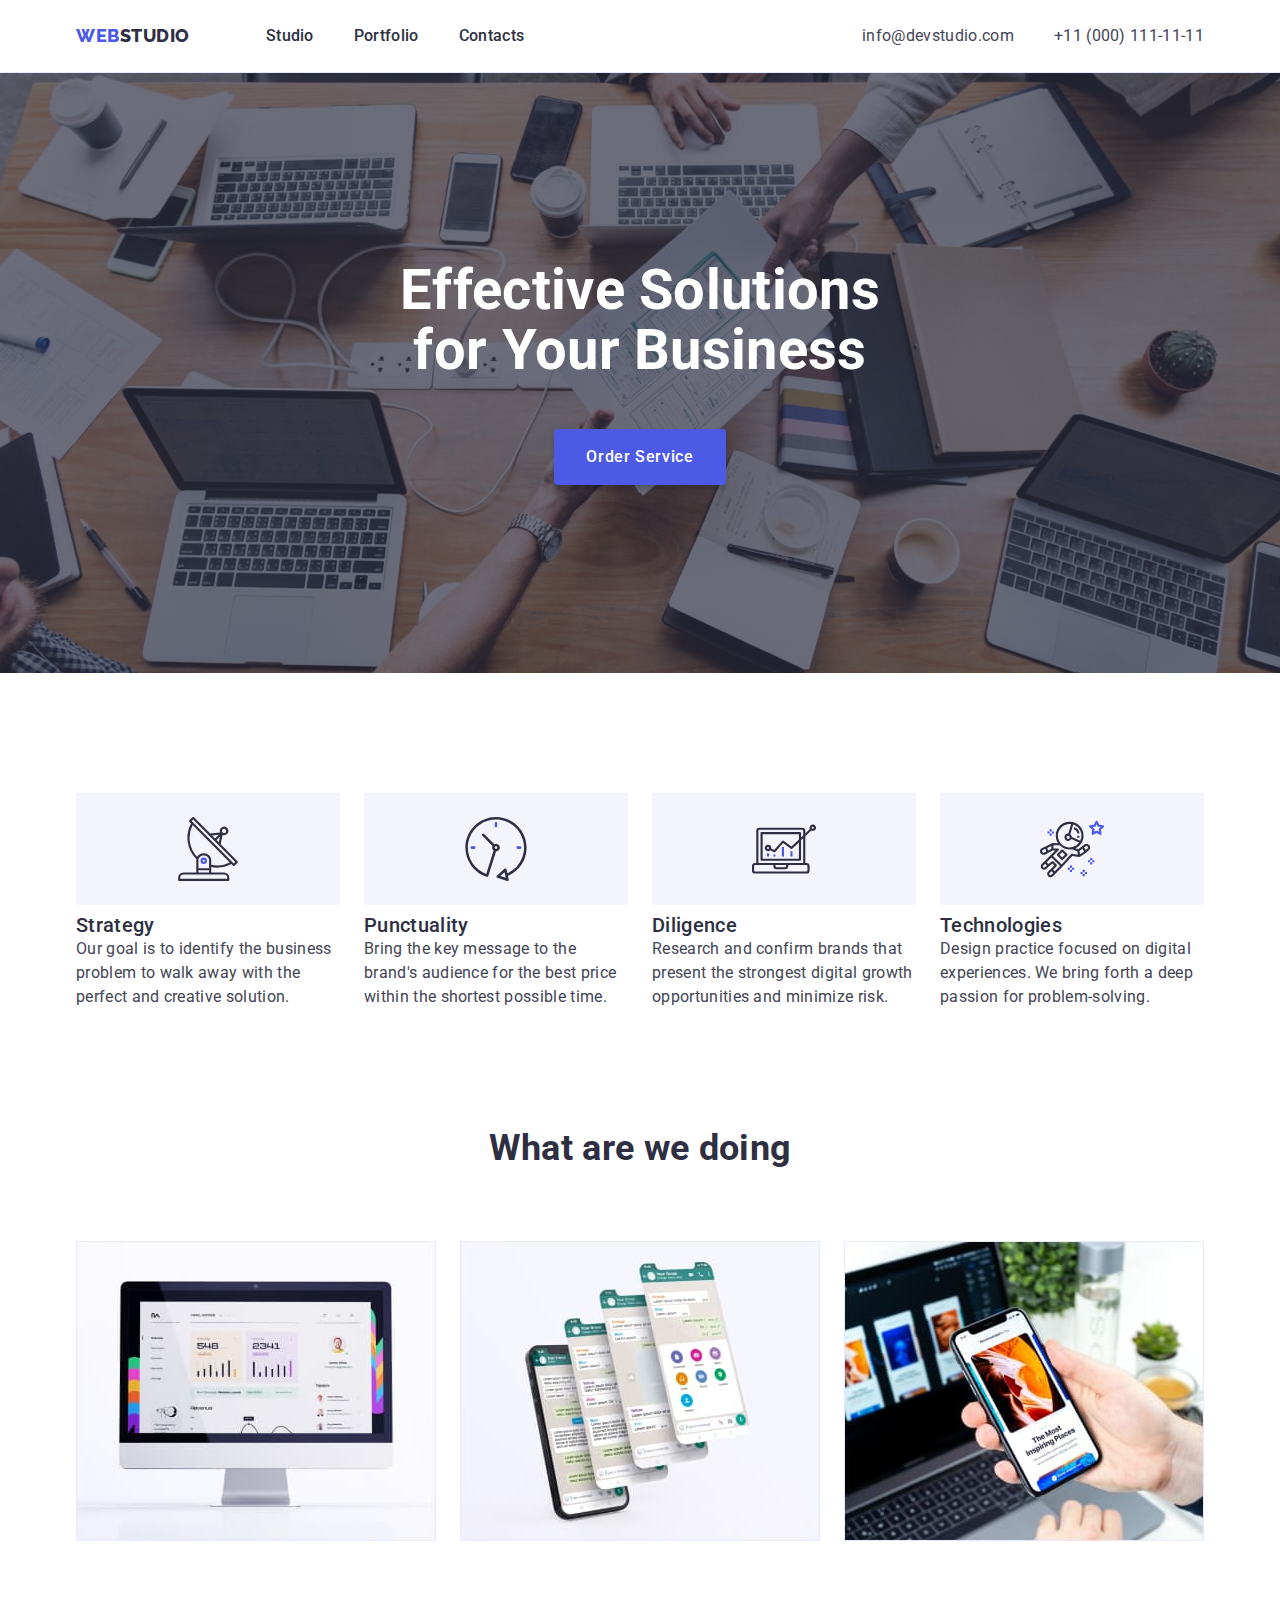
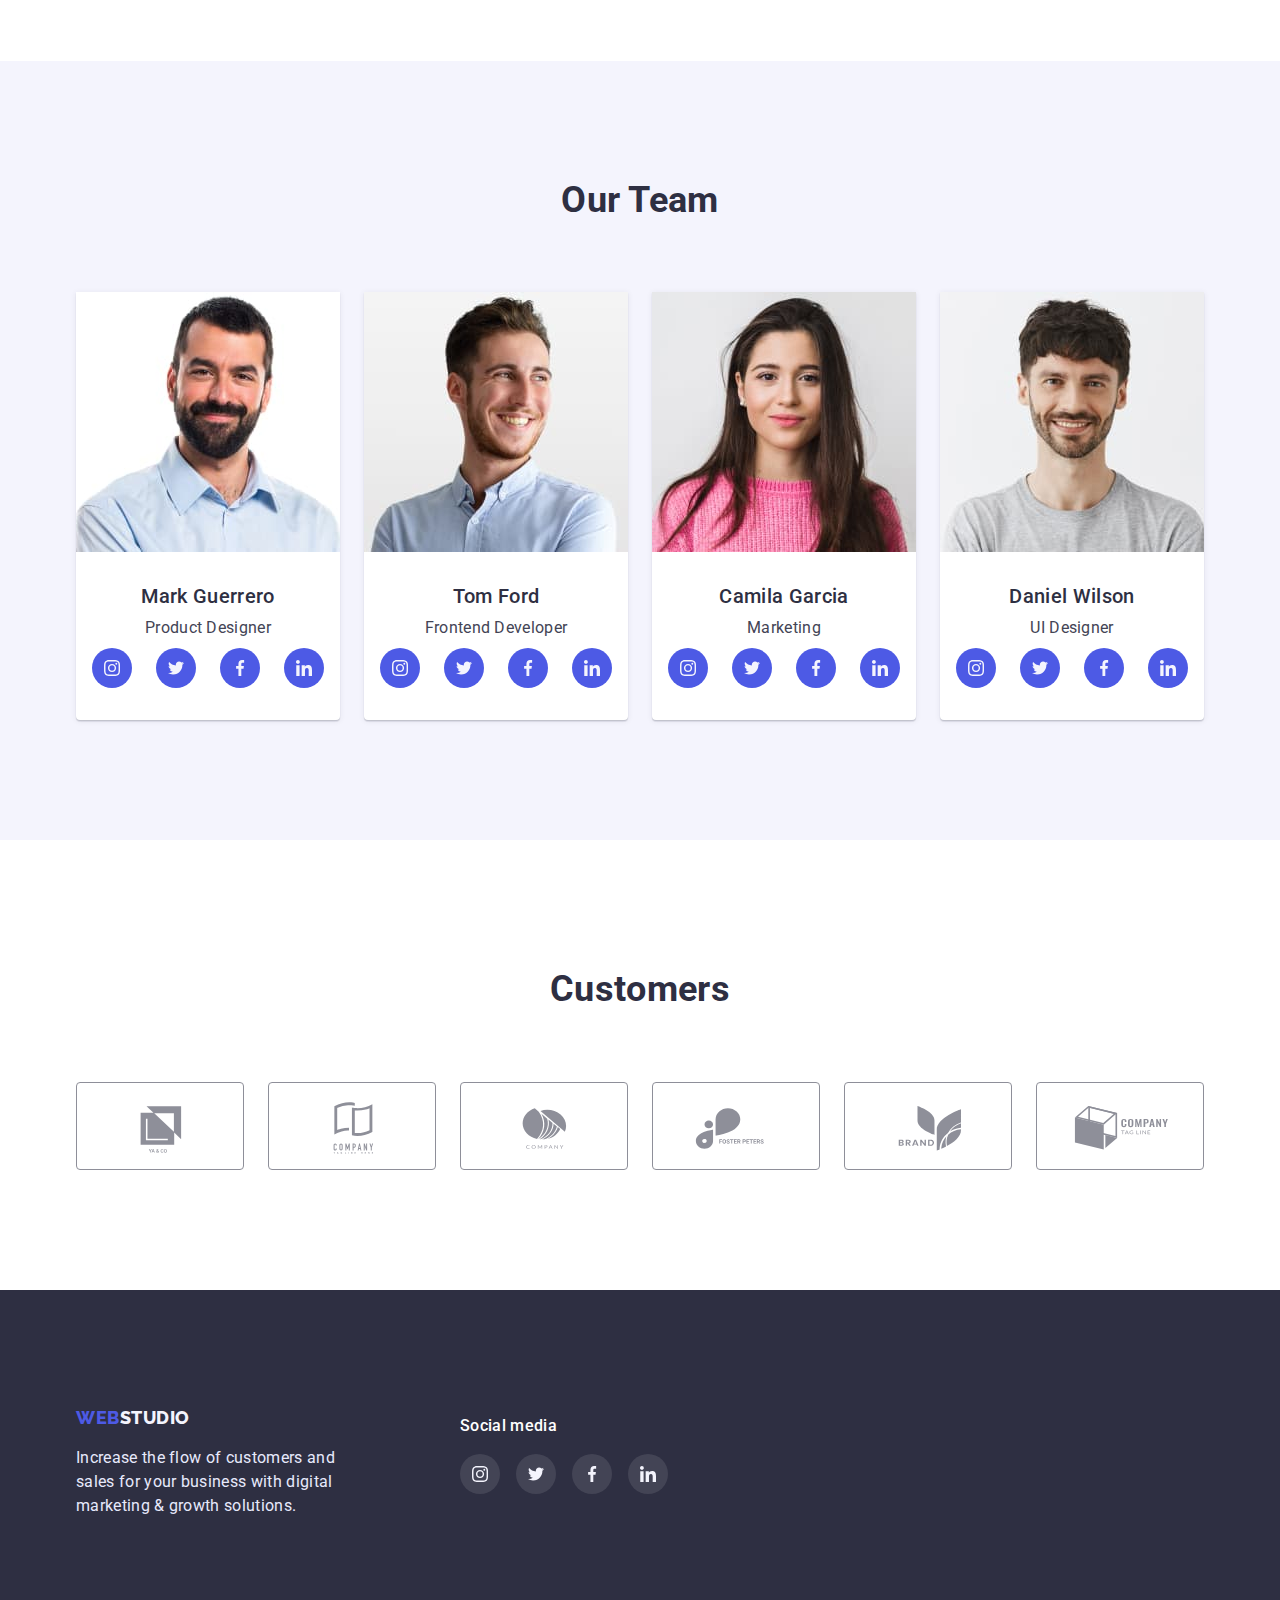
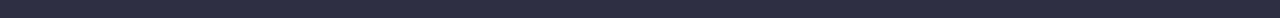
<file: index.html>
<!DOCTYPE html>
<html lang="en">
  <head>
    <meta charset="UTF-8" content="width=device-width, initial-scale=1.0"/>
    <title>Web Studio</title>
    <link rel="stylesheet" href="https://cdnjs.cloudflare.com/ajax/libs/modern-normalize/1.0.0/modern-normalize.min.css" />
    <link rel="preconnect" href="https://fonts.googleapis.com" />
    <link rel="preconnect" href="https://fonts.gstatic.com" crossorigin />
    <link
      href="https://fonts.googleapis.com/css2?family=Raleway:wght@800&family=Roboto:wght@400;500;700;900&display=swap"
      rel="stylesheet"
    />
    <link rel="stylesheet" href="./css/styles.css" />
  </head>
  <body>
    <header class="section page-header">
      <div class="container flex-header">
      <a href="index.html" class="logo">WEB<span class="header-logo">STUDIO</a>
      <nav class="main-nav">
        <ul class="nav-menu list">
          <li class="list-item">
            <a class="nav-link" href="index.html">Studio</a>
          </li>
          <li class="list-item">
            <a class="nav-link" href="portfolio.html">Portfolio</a>
          </li>
          <li class="list-item"><a class="nav-link" href="">Contacts</a></li>
        </ul>
      </nav>
      <ul class="contacts list">
        <li class="list-item">
          <a class="contact-link link" href="mailto:info@devstudio.com"
            >info@devstudio.com</a
          >
        </li>
        <li class="list-item">
          <a class="contact-link link" href="tel:+110001111111">+11 (000) 111-11-11</a>
        </li>
      </ul>
    </div>
    </header>
    <main>
      <section class="section hero">
        <div class="container hero-main">
        <h1 class="hero-title">Effective Solutions for Your Business</h1>
        <button type="button" class="hero-button button">Order Service</button>
      </div>
      </section>
      <section class="section key-values">
        <div class="container">
        <h2 class="visually-hidden">Our Key Values</h2>
        <ul class="list flex-values">
          <li class="values-item">
            <div class="values-thumb">
              <svg class="icon">
                <use href="./images/icons.svg#icon-antenna"></use>
              </svg>
            </div>
            <h3 class="title">Strategy</h3>
            <p>
              Our goal is to identify the business problem to walk away with the
              perfect and creative solution.
            </p>
          </li>
          <li class="values-item">
            <div class="values-thumb">
              <svg class="icon">
                <use href="./images/icons.svg#icon-clock"></use>
              </svg>
            </div>
            <h3 class="title">Punctuality</h3>
            <p>
              Bring the key message to the brand's audience for the best price
              within the shortest possible time.
            </p>
          </li>
          <li class="values-item">
            <div class="values-thumb">
              <svg class="icon">
                <use href="./images/icons.svg#icon-diagram"></use>
              </svg>
            </div>
            <h3 class="title">Diligence</h3>
            <p>
              Research and confirm brands that present the strongest digital
              growth opportunities and minimize risk.
            </p>
          </li>
          <li class="values-item">
            <div class="values-thumb">
              <svg class="icon">
                <use href="./images/icons.svg#icon-astronaut"></use>
              </svg>
            </div>
            <h3 class="title">Technologies</h3>
            <p>
              Design practice focused on digital experiences. We bring forth a
              deep passion for problem-solving.
            </p>
          </li>
        </ul>
      </div>
      </section>
      <section class="section activity">
        <div class="container">
        <h2 class="section-title">What are we doing</h2>
        <ul class="list flex-activity">
          <li class="activity-item">
            <img class="image-block" src="images/img1.jpg" alt="Desktop application" width="360" />
          </li>
          <li class="activity-item">
            <img class="image-block" src="images/img2.jpg" alt="Mobile application" width="360" />
          </li>
          <li class="activity-item">
            <img class="image-block"
              src="images/img3.jpg"
              alt="Smartphone and laptop"
              width="360"
            />
          </li>
        </ul>
      </div>
      </section>
      <section class="section our-team">
        <div class="container">
        <h2 class="section-title">Our Team</h2>
        <ul class="list flex-team">
          <li class="team-item">
            <img class="image-block" src="images/img4.jpg" alt="Mark Guerrero" width="264" />
            <h3 class="title team-member">Mark Guerrero</h3>
            <p class="member-description">Product Designer</p>
            <ul class="social-links list">
              <li>
                <a href="" class="social-link" aria-label="Instagram">
                  <svg class="social-icon">
                    <use href="./images/icons.svg#icon-instagram"></use>
                  </svg>
                  </a>
              </li>
              <li><a href="" class="social-link" aria-label="Twitter">
                <svg class="social-icon">
                  <use href="./images/icons.svg#icon-twitter"></use>
                </svg>
                </a></li>
              <li><a href="" class="social-link" aria-label="Facebook">
                <svg class="social-icon">
                  <use href="./images/icons.svg#icon-facebook"></use>
                </svg>
                </a></li>
              <li"><a href="" class="social-link" aria-label="Linkedin">
                <svg class="social-icon">
                  <use href="./images/icons.svg#icon-linkedin"></use>
                </svg>
                </a></li>
            </ul>
          </li>
          <li class="team-item">
            <img class="image-block" src="images/img5.jpg" alt="Tom Ford" width="264" />
            <h3 class="title team-member">Tom Ford</h3>
            <p class="member-description">Frontend Developer</p>
            <ul class="social-links list">
              <li>
                <a href="" class="social-link" aria-label="Instagram">
                  <svg class="social-icon">
                    <use href="./images/icons.svg#icon-instagram"></use>
                  </svg>
                  </a>
              </li>
              <li><a href="" class="social-link" aria-label="Twitter">
                <svg class="social-icon">
                  <use href="./images/icons.svg#icon-twitter"></use>
                </svg>
                </a></li>
              <li><a href="" class="social-link" aria-label="Facebook">
                <svg class="social-icon">
                  <use href="./images/icons.svg#icon-facebook"></use>
                </svg>
                </a></li>
              <li"><a href="" class="social-link" aria-label="Linkedin">
                <svg class="social-icon">
                  <use href="./images/icons.svg#icon-linkedin"></use>
                </svg>
                </a></li>
            </ul>
          </li>
          <li class="team-item">
            <img class="image-block" src="images/img6.jpg" alt="Camila Garcia" width="264" />
            <h3 class="title team-member">Camila Garcia</h3>
            <p class="member-description">Marketing</p>
            <ul class="social-links list">
              <li>
                <a href="" class="social-link" aria-label="Instagram">
                  <svg class="social-icon">
                    <use href="./images/icons.svg#icon-instagram"></use>
                  </svg>
                  </a>
              </li>
              <li><a href="" class="social-link" aria-label="Twitter">
                <svg class="social-icon">
                  <use href="./images/icons.svg#icon-twitter"></use>
                </svg>
                </a></li>
              <li><a href="" class="social-link" aria-label="Facebook">
                <svg class="social-icon">
                  <use href="./images/icons.svg#icon-facebook"></use>
                </svg>
                </a></li>
              <li"><a href="" class="social-link" aria-label="Linkedin">
                <svg class="social-icon">
                  <use href="./images/icons.svg#icon-linkedin"></use>
                </svg>
                </a></li>
            </ul>
          </li>
          <li class="team-item">
            <img class="image-block" src="images/img7.jpg" alt="Daniel Wilson" width="264" />
            <h3 class="title team-member">Daniel Wilson</h3>
            <p class="member-description">UI Designer</p>
            <ul class="social-links list">
              <li>
                <a href="" class="social-link" aria-label="Instagram">
                  <svg class="social-icon">
                    <use href="./images/icons.svg#icon-instagram"></use>
                  </svg>
                  </a>
              </li>
              <li><a href="" class="social-link" aria-label="Twitter">
                <svg class="social-icon">
                  <use href="./images/icons.svg#icon-twitter"></use>
                </svg>
                </a></li>
              <li><a href="" class="social-link" aria-label="Facebook">
                <svg class="social-icon">
                  <use href="./images/icons.svg#icon-facebook"></use>
                </svg>
                </a></li>
              <li"><a href="" class="social-link" aria-label="Linkedin">
                <svg class="social-icon">
                  <use href="./images/icons.svg#icon-linkedin"></use>
                </svg>
                </a></li>
            </ul>
          </li>
        </ul>
      </div>
      </section>
      <section class="section customers">
        <div class="container">
          <h2 class="section-title">Customers</h2>
          <ul class="flex-customers list">
            <li>
              <a class="link customers-link" href="">
                <svg class="customers-icon">
                  <use href="./images/icons.svg#icon-client-1"></use>
                </svg>
              </a>
            </li>
            <li><a class="link customers-link" href="">
              <svg class="customers-icon">
                <use href="./images/icons.svg#icon-client-2"></use>
              </svg>
            </a></li>
            <li><a class="link customers-link" href="">
              <svg class="customers-icon">
                <use href="./images/icons.svg#icon-client-3"></use>
              </svg>
            </a></li>
            <li><a class="link customers-link" href="">
              <svg class="customers-icon">
                <use href="./images/icons.svg#icon-client-4"></use>
              </svg>
            </a></li>
            <li><a class="link customers-link" href="">
              <svg class="customers-icon">
                <use href="./images/icons.svg#icon-client-5"></use>
              </svg>
            </a></li>
            <li><a class="link customers-link" href="">
              <svg class="customers-icon">
                <use href="./images/icons.svg#icon-client-6"></use>
              </svg>
            </a></li>
          </ul>
        </div>
      </section>
    </main>
    <footer class="section footer-section">
      <div class="container flex-footer">
 <div class="footer-text">
       <a href="index.html" class="logo"
        >WEB<span class="footer-logo">STUDIO</span></a
      >
      <p class="footer-text">
        Increase the flow of customers and sales for your business with digital
        marketing & growth solutions.
      </p>
 </div>
 <div class="footer-social">
  <h4 class="footer-title">Social media</h4>
  <ul class="footer-links list">
              <li>
                <a href="" class="footer-link" aria-label="Instagram">
                  <svg class="footer-icon">
                    <use href="./images/icons.svg#icon-instagram"></use>
                  </svg>
                  </a>
              </li>
              <li><a href="" class="footer-link" aria-label="Twitter">
                <svg class="footer-icon">
                  <use href="./images/icons.svg#icon-twitter"></use>
                </svg>
                </a></li>
              <li><a href="" class="footer-link" aria-label="Facebook">
                <svg class="footer-icon">
                  <use href="./images/icons.svg#icon-facebook"></use>
                </svg>
                </a></li>
              <li"><a href="" class="footer-link" aria-label="Linkedin">
                <svg class="footer-icon">
                  <use href="./images/icons.svg#icon-linkedin"></use>
                </svg>
                </a></li>
            </ul>
 </div>
    </div>
    </footer>
  </body>
</html>
</file>
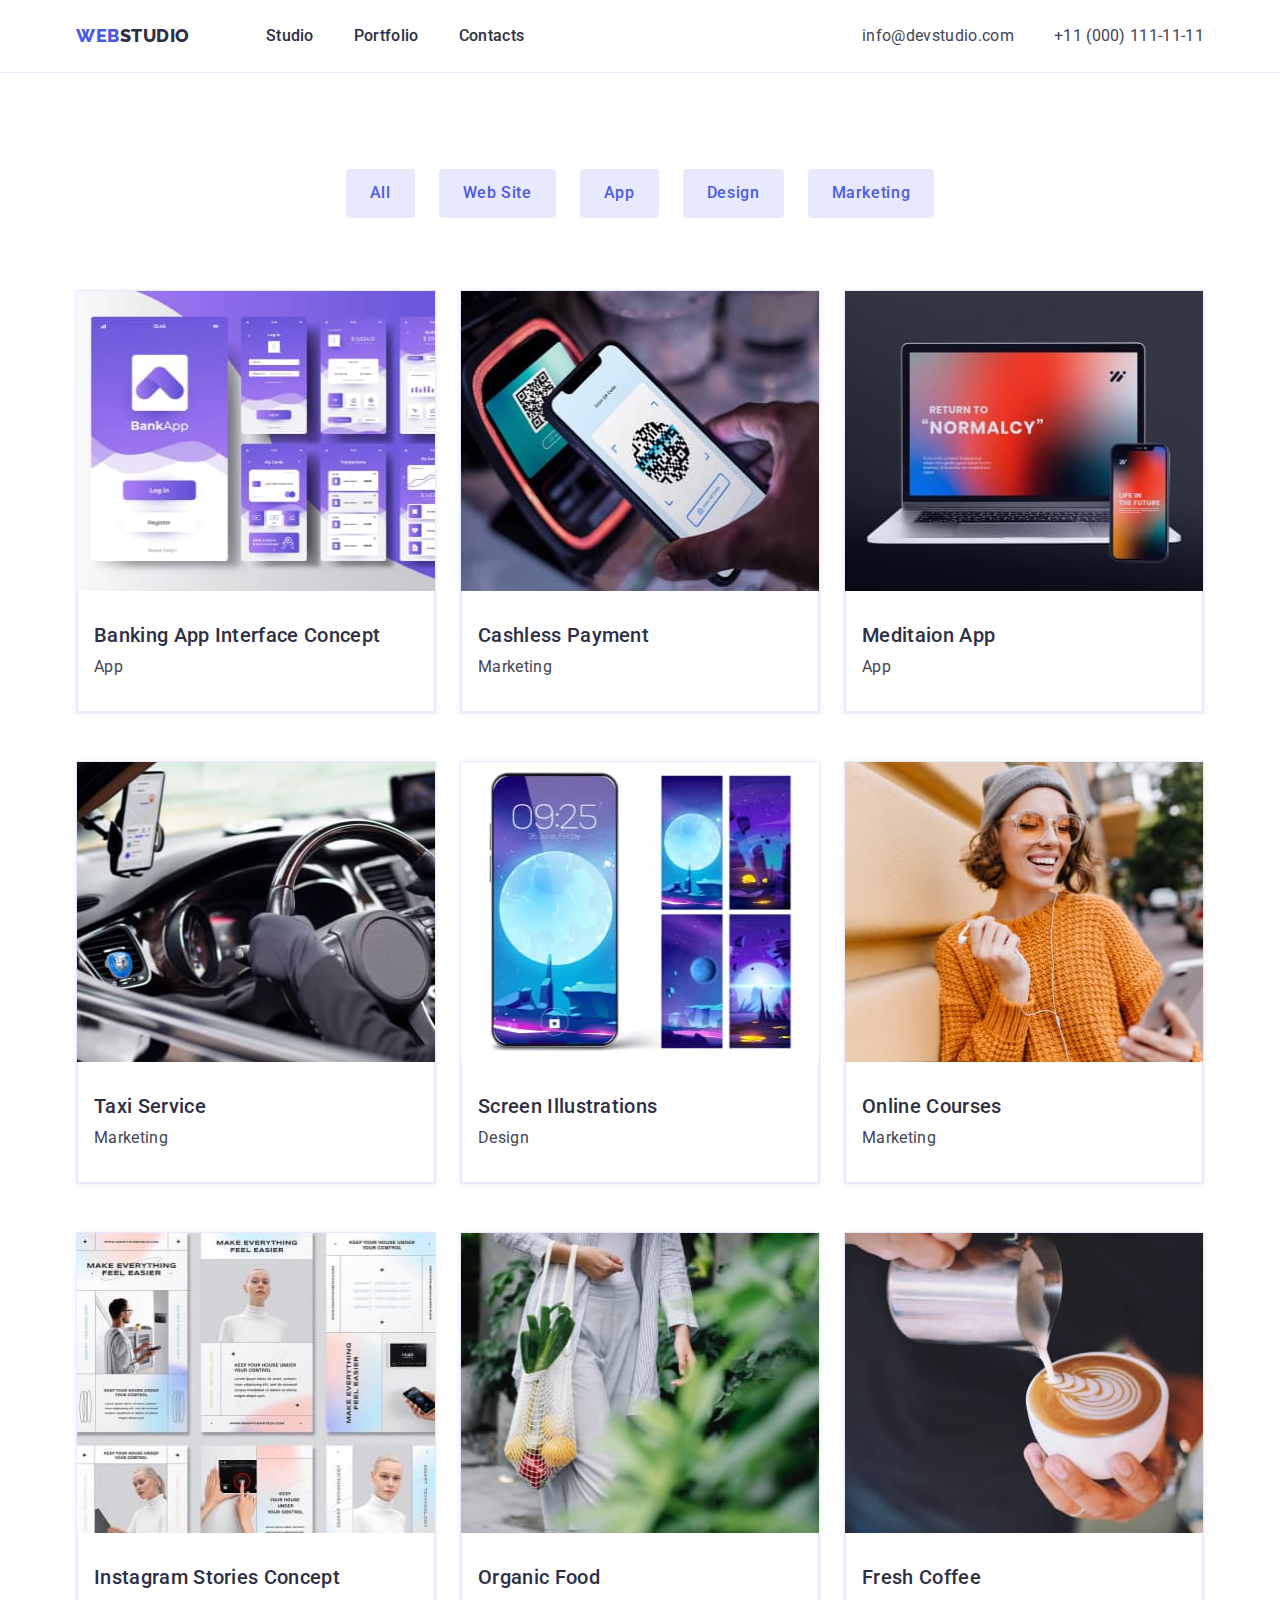
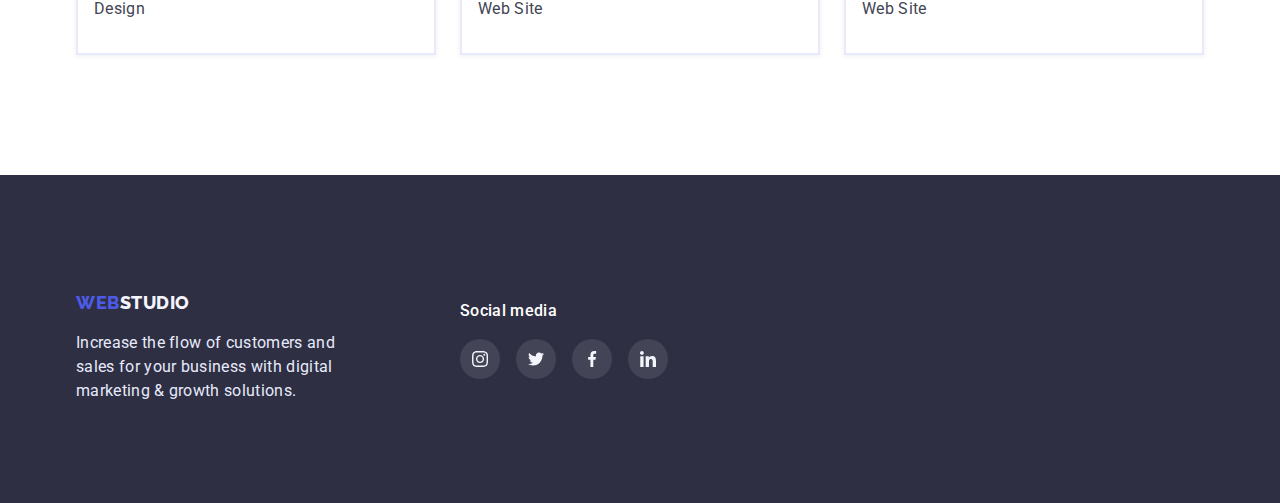
<file: portfolio.html>
<!DOCTYPE html>
<html lang="en">
  <head>
    <meta charset="UTF-8" content="width=device-width, initial-scale=1.0"/>
    <title>Web Studio</title>
    <link rel="stylesheet" href="https://cdnjs.cloudflare.com/ajax/libs/modern-normalize/1.0.0/modern-normalize.min.css" />
    <link rel="preconnect" href="https://fonts.googleapis.com" />
    <link rel="preconnect" href="https://fonts.gstatic.com" crossorigin />
    <link
      href="https://fonts.googleapis.com/css2?family=Raleway:wght@800&family=Roboto:wght@400;500;700;900&display=swap"
      rel="stylesheet"
    />
    <link rel="stylesheet" href="./css/styles.css" />
  </head>
  <body>
    <header class="section page-header">
      <div class="container flex-header">
      <a href="index.html" class="logo">WEB<span class="header-logo">STUDIO</a>
      <nav class="main-nav">
        <ul class="nav-menu list">
          <li class="list-item">
            <a class="nav-link" href="index.html">Studio</a>
          </li>
          <li class="list-item">
            <a class="nav-link" href="portfolio.html">Portfolio</a>
          </li>
          <li class="list-item"><a class="nav-link" href="">Contacts</a></li>
        </ul>
      </nav>
      <ul class="contacts list">
        <li class="list-item">
          <a class="contact-link link" href="mailto:info@devstudio.com"
            >info@devstudio.com</a
          >
        </li>
        <li class="list-item">
          <a class="contact-link link" href="tel:+110001111111">+11 (000) 111-11-11</a>
        </li>
      </ul>
    </div>
    </header>
    <main>
      <section class="section portfolio">
        <div class="container">
        <h1 class="visually-hidden">Portfolio</h1>
        <ul class="list portfolio-buttons">
          <li class="portfolio-item"><button type="button" class="portfolio-button button">All</button></li>
          <li class="portfolio-item">
            <button type="button" class="portfolio-button button">Web Site</button>
          </li>
          <li class="portfolio-item"><button type="button" class="portfolio-button button">App</button></li>
          <li class="portfolio-item">
            <button type="button" class="portfolio-button button">Design</button>
          </li>
          <li class="portfolio-item">
            <button type="button" class="portfolio-button button">Marketing</button>
          </li>
        </ul>
        <ul class="list flex-portfolio">
          <li class="portfolio-card"><a class="link" href="">
            <img class="image-block"
              src="./images/portfolio/img8.jpg"
              alt="Banking App Interface"
              width="360"
              height="300"
            />
            <div class="card-description">
            <h2 class="portfolio-title">Banking App Interface Concept</h2>
            <p class="portfolio-text">App</p>
            </div>
            </a>
          </li>
          <li class="portfolio-card">
            <a class="link" href="">
            <img class="image-block"
              src="./images/portfolio/img9.jpg"
              alt="Image of two smartphones with qr-based wireless payment system"
              width="360"
              height="300"
            />
            <div class="card-description">
            <h2 class="portfolio-title">Cashless Payment</h2>
            <p class="portfolio-text">Marketing</p>
            </div>
            </a>
          </li>
          <li class="portfolio-card">
            <a class="link" href="">
            <img class="image-block"
              src="./images/portfolio/img10.jpg"
              alt="Image of laptop and Iphone"
              width="360"
              height="300"
            />
            <div class="card-description">
            <h2 class="portfolio-title">Meditaion App</h2>
            <p class="portfolio-text">App</p>
            </div>
            </a>
          </li>
          <li class="portfolio-card">
            <a class="link" href="">
            <img class="image-block"
              src="./images/portfolio/img11.jpg"
              alt="Image of smartphone, installed iside the vehicle cockpit"
              width="360"
              height="300"
            />
            <div class="card-description">
            <h2 class="portfolio-title">Taxi Service</h2>
            <p class="portfolio-text">Marketing</p>
            </div>
            </a>
          </li>
          <li class="portfolio-card">
            <a class="link" href="">
            <img class="image-block"
              src="./images/portfolio/img12.jpg"
              alt="Illustrations of Design application"
              width="360px"
              height="300px"
            />
            <div class="card-description">
            <h2 class="portfolio-title">Screen Illustrations</h2>
            <p class="portfolio-text">Design</p>
            </div>
            </a>
          </li>
          <li class="portfolio-card">
            <a class="link" href="">
            <img class="image-block"
              src="./images/portfolio/img13.jpg"
              alt="Image of a woman in orange sweater holding a smartphone"
              width="360"
              height="300"
            />
            <div class="card-description">
            <h2 class="portfolio-title">Online Courses</h2>
            <p class="portfolio-text">Marketing</p>
            </div>
            </a>
          </li>
          <li class="portfolio-card">
            <a class="link" href="">
            <img class="image-block"
              src="./images/portfolio/img14.jpg"
              alt="Example of Instagram Stories application interface"
              width="360"
              height="300"
            />
            <div class="card-description">
            <h2 class="portfolio-title">Instagram Stories Concept</h2>
            <p class="portfolio-text">Design</p>
            </div>
            </a>
          </li>
          <li class="portfolio-card">
            <a class="link" href="">
            <img class="image-block"
              src="./images/portfolio/img15.jpg"
              alt="Image of woman holding a bag with fruits and vegetables"
              width="360"
              height="300"
            />
            <div class="card-description">
            <h2 class="portfolio-title">Organic Food</h2>
            <p class="portfolio-text">Web Site</p>
            </div>
            </a>
          </li>
          <li class="portfolio-card">
            <a class="link" href="">
            <img class="image-block"
              src="./images/portfolio/img16.jpg"
              alt="Image of the cup of coffee with milk"
              width="360"
              height="300"
            />
            <div class="card-description">
            <h2 class="portfolio-title">Fresh Coffee</h2>
            <p class="portfolio-text">Web Site</p>
            </div>
            </a>
          </li>
        </ul>
      </div>
      </section>
    </main>
<footer class="section footer-section">
      <div class="container flex-footer">
 <div class="footer-text">
       <a href="index.html" class="logo"
        >WEB<span class="footer-logo">STUDIO</span></a
      >
      <p class="footer-text">
        Increase the flow of customers and sales for your business with digital
        marketing & growth solutions.
      </p>
 </div>
 <div class="footer-social">
  <h4 class="footer-title">Social media</h4>
  <ul class="footer-links list">
              <li>
                <a href="" class="footer-link" aria-label="Instagram">
                  <svg class="footer-icon">
                    <use href="./images/icons.svg#icon-instagram"></use>
                  </svg>
                  </a>
              </li>
              <li><a href="" class="footer-link" aria-label="Twitter">
                <svg class="footer-icon">
                  <use href="./images/icons.svg#icon-twitter"></use>
                </svg>
                </a></li>
              <li><a href="" class="footer-link" aria-label="Facebook">
                <svg class="footer-icon">
                  <use href="./images/icons.svg#icon-facebook"></use>
                </svg>
                </a></li>
              <li"><a href="" class="footer-link" aria-label="Linkedin">
                <svg class="footer-icon">
                  <use href="./images/icons.svg#icon-linkedin"></use>
                </svg>
                </a></li>
            </ul>
 </div>
    </div>
    </footer>
  </body>
</html>
</file>
<file: css/styles.css>
:root {
  --main-text-color: #434455;
  --header-text-color: #2e2f42;
  --primary-brand-color: #4d5ae5;
  --accent-color: #e7e9fc;
  --cloud-logo-color: #f4f4fd;
  --main-background-color: #fff;
  --active-button-color: #404bbf;
  --column-gap-size: 24px;
  --customers-border-color: #8e8f99;
  --social-background-color: rgba(255, 255, 255, 0.1);
  --footer-hover-color: #31d0aa;
}
.container {
  width: 1158px;
  margin-left: auto;
  margin-right: auto;
  padding-left: 15px;
  padding-right: 15px;
}

h1,
h2,
h3,
h4,
h5,
h6,
p,
ul {
  margin: 0;
}
/* page header */
.page-header {
  padding-top: 24px;
  padding-bottom: 24px;
  border-bottom: 1px solid var(--accent-color);
}

.flex-header {
  display: flex;
  align-items: center;
}
.main-nav {
  margin-left: 76px;
}
.nav-menu {
  display: flex;
  justify-content: center;
  align-items: center;
  padding-left: 0;
  gap: 40px;
}

.contacts {
  display: flex;
  margin-left: auto;
  gap: 40px;
  margin-right: 0;
  padding-left: 0;
}
/* body */
body {
  font-family: Roboto, HelveticaNeue, sans-serif;
  font-weight: 400;
  font-size: 16px;
  line-height: 1.5;
  letter-spacing: 0.02em;
  color: var(--main-text-color);
}
.header-logo {
  color: var(--header-text-color);
}
.logo {
  display: block;
  margin-right: 0;
  font-family: Raleway, sans-serif;
  text-decoration: none;
  font-weight: 800;
  font-size: 18px;
  line-height: 1.33;
  letter-spacing: 0.03em;
  color: var(--primary-brand-color);
}

/* links */
.link {
  color: inherit;
  text-decoration: none;
}
.nav-link {
  display: block;
  font-weight: 500;
  color: var(--header-text-color);
  text-decoration: none;
}
.contact-link {
  display: block;
  font-weight: 400;
  color: var(--main-text-color);
  text-decoration: none;
}

.nav-link:hover,
.contact-link:hover,
.nav-link:focus,
.contact-link:focus {
  color: var(--primary-brand-color);
}
/* hero */
.hero,
.footer-section {
  background-color: var(--header-text-color);
}
.hero {
  padding-top: 188px;
  padding-bottom: 188px;
  max-width: 1440px;
  height: 600px;
  background-image: linear-gradient(
      rgba(46, 47, 66, 0.7),
      rgba(46, 47, 66, 0.7)
    ),
    url(../images/hero-background.jpg);
  background-size: cover;
  background-position: center;
  background-repeat: no-repeat;
}
.hero-title {
  width: 494px;
  margin-left: auto;
  margin-right: auto;
  font-weight: 700;
  font-size: 56px;
  line-height: 1.07;
  color: var(--main-background-color);
  text-align: center;
}
.hero-button {
  display: inline-block;
  margin-top: 48px;
  padding-top: 16px;
  padding-right: 32px;
  padding-bottom: 16px;
  padding-left: 32px;
  border-radius: 4px;
  letter-spacing: 0.04em;
  color: var(--main-background-color);
  background-color: var(--primary-brand-color);
  box-shadow: 0px 4px 4px rgba(0, 0, 0, 0.15);
}
/* sections */
.section {
  margin-left: auto;
  margin-right: auto;
  text-align: center;
}
.title,
.portfolio-title {
  font-weight: 500;
  font-size: 20px;
  line-height: 1.2;

  color: var(--header-text-color);
}
.section-title {
  font-weight: 700;
  font-size: 36px;
  line-height: 1.1;
  color: var(--header-text-color);
  text-align: center;
}
.visually-hidden {
  position: absolute;
  width: 1px;
  height: 1px;
  margin: -1px;
  border: 0;
  padding: 0;
  white-space: nowrap;
  clip-path: inset(100%);
  clip: rect(0 0 0 0);
  overflow: hidden;
}
.key-values {
  padding-top: 120px;
  padding-bottom: 120px;
}
.values-thumb {
  background-color: var(--cloud-logo-color);
  width: 264px;
  height: 112px;
  padding-top: 24px;
  padding-right: 100px;
  padding-bottom: 24px;
  padding-left: 100px;
  margin-top: 0;
  margin-bottom: 8px;
}
.icon {
  width: 64px;
  height: 64px;
}
.activity {
  padding-bottom: 120px;
}

.flex-values {
  display: flex;
  justify-content: center;
  gap: var(--column-gap-size);
  align-items: flex-start;
  padding-left: 0;
  text-align: left;
}
.flex-activity {
  display: flex;
  justify-content: center;
  align-items: center;
  gap: var(--column-gap-size);
  margin-top: 72px;
  padding-left: 0;
}

.our-team {
  padding-top: 120px;
  padding-bottom: 120px;
  background-color: var(--cloud-logo-color);
}
.flex-team {
  display: flex;
  justify-content: center;
  gap: var(--column-gap-size);
  align-items: center;
  padding-left: 0;
  margin-top: 72px;
}
.team-item {
  padding-bottom: 32px;
  background-color: var(--main-background-color);
  box-shadow: 0px 1px 6px rgba(46, 47, 66, 0.08),
    0px 1px 1px rgba(46, 47, 66, 0.16), 0px 2px 1px rgba(46, 47, 66, 0.08);
  border-radius: 0px 0px 4px 4px;
}
.team-member {
  margin-top: 32px;
}
.member-description {
  margin-top: 8px;
}
.social-links {
  padding-left: 0;
  display: flex;
  align-items: center;
  justify-content: center;
  margin-top: 8px;
  column-gap: 24px;
  margin-left: 16px;
  margin-right: 16px;
}
.social-link {
  display: inline-flex;
  background-color: var(--primary-brand-color);
  width: 40px;
  height: 40px;
  border-radius: 50%;
  padding: 12px;
}
.social-link:hover,
.social-link:focus {
  background-color: var(--active-button-color);
}
.social-icon {
  fill: var(--cloud-logo-color);
  width: 16px;
  height: 16px;
}
.image-block {
  display: block;
  width: 100%;
}
.customers {
  padding-top: 130px;
  padding-bottom: 120px;
}
.customers-link {
  display: inline-flex;
  width: 168px;
  height: 88px;
  padding-top: 16px;
  padding-right: 32px;
  padding-bottom: 16px;
  padding-left: 32px;
  color: var(--customers-border-color);
  border: 1px solid var(--customers-border-color);
  border-radius: 4px;
}
.customers-icon {
  width: 104px;
  height: 56px;
  fill: currentColor;
}
.flex-customers {
  display: flex;
  align-items: center;
  column-gap: 24px;
  margin-top: 72px;
  padding-left: 0;
}

.customers-link:hover,
.customers-link:focus {
  color: var(--active-button-color);
  border-color: var(--active-button-color);
}
/* buttons */
.button {
  font-weight: 500;
  font-size: 16px;
  line-height: 1.5;
  border: none;
  cursor: pointer;
}
.portfolio-button {
  display: inline-block;
  margin-top: 0;
  letter-spacing: 0.04em;

  padding-top: 12px;
  padding-right: 24px;
  padding-bottom: 12px;
  padding-left: 24px;
  color: var(--primary-brand-color);
  background-color: var(--accent-color);
  border-radius: 4px;
}
.portfolio-button:hover,
.portfolio-button:focus {
  color: var(--main-background-color);
  background-color: var(--active-button-color);
  box-shadow: 0px 3px 1px rgba(0, 0, 0, 0.1), 0px 2px 1px rgba(0, 0, 0, 0.08),
    0px 2px 2px rgba(0, 0, 0, 0.12);
}
.hero-button:hover,
.hero-button:focus {
  background-color: var(--active-button-color);
}
/* footer */
.footer-section {
  padding-top: 100px;
  padding-bottom: 100px;
}
.flex-footer {
  display: flex;
  align-items: center;
}
.footer-text {
  color: var(--accent-color);
  width: 264px;
  margin-top: 16px;
  text-align: left;
}
.footer-section .logo {
  text-align: left;
}
.footer-logo {
  color: var(--cloud-logo-color);
}
.footer-title {
  color: var(--main-background-color);
  font-weight: 500;
  text-align: left;
  letter-spacing: 0.02em;
}
.footer-social {
  width: 208px;
  margin-right: auto;
  margin-left: 120px;
}
.footer-links {
  padding-left: 0;
  display: flex;
  align-items: center;
  justify-content: center;
  margin-top: 16px;
  column-gap: 16px;
}
.footer-link {
  display: inline-flex;
  align-items: center;
  background-color: var(--social-background-color);
  width: 40px;
  height: 40px;
  border-radius: 50%;
  padding: 12px;
}
.footer-link:hover,
.footer-link:focus {
  background-color: var(--footer-hover-color);
}
.footer-icon {
  fill: var(--cloud-logo-color);
  width: 24px;
  height: 24px;
}
/* list-styles */
.list {
  list-style: none;
}

/* Portfolio */
.portfolio {
  padding-top: 96px;
  padding-bottom: 120px;
}
.portfolio-buttons {
  display: flex;
  align-items: center;
  justify-content: center;
  gap: var(--column-gap-size);
  padding-left: 0;
  margin-bottom: 72px;
}
.portfolio-item {
  border-bottom: 1px solid var(--accent-color);
}
.flex-portfolio {
  display: flex;
  flex-wrap: wrap;
  justify-content: center;
  column-gap: var(--column-gap-size);
  row-gap: 48px;
  padding-left: 0;
}
.portfolio-card {
  width: 360px;
  box-shadow: 0px 1px 6px rgba(46, 47, 66, 0.08);
  border: 1px solid var(--accent-color);
}
.portfolio-card:hover {
  border: 0.5px solid var(--cloud-logo-color);
  box-shadow: 0px 1px 6px rgba(46, 47, 66, 0.08),
    0px 1px 1px rgba(46, 47, 66, 0.16), 0px 2px 1px rgba(46, 47, 66, 0.08);
}
.card-description {
  padding-top: 32px;
  padding-bottom: 32px;
  padding-left: 16px;
  border: 1px solid var(--accent-color);
  border-top: 0px;
}
.portfolio-title,
.portfolio-text {
  text-align: left;
}
.portfolio-text {
  margin-top: 8px;
}
</file>
